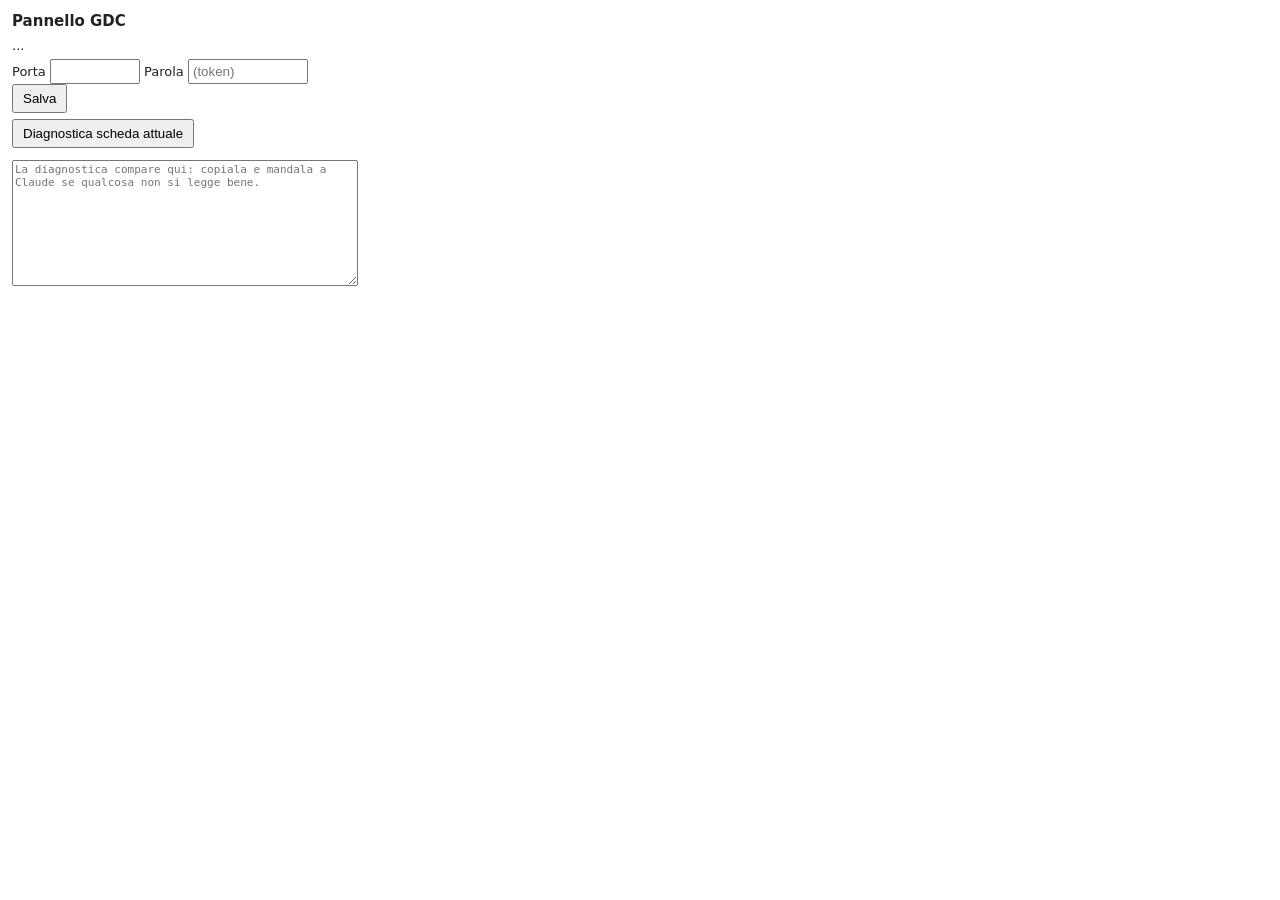
<file: edge-extension/popup.html>
<!DOCTYPE html>
<html lang="it"><head><meta charset="utf-8"><title>Pannello GDC</title>
<style>
body{font:13px system-ui,sans-serif;width:340px;margin:0;padding:12px;color:#222}
h3{margin:0 0 8px;font-size:15px}.row{margin:6px 0}.ok{color:#0a7d33}.ko{color:#c0392b}
input{width:80px;padding:3px}button{padding:5px 9px;margin-right:6px}
textarea{width:100%;height:120px;font:11px monospace;margin-top:6px}small{color:#666}
</style></head><body>
<h3>Pannello GDC</h3>
<div class="row" id="st">...</div>
<div class="row" id="us"></div>
<div class="row">Porta <input id="port" type="number"> Parola <input id="tok" type="text" placeholder="(token)" style="width:110px"> <button id="save">Salva</button></div>
<div class="row"><button id="diag">Diagnostica scheda attuale</button></div>
<textarea id="out" readonly placeholder="La diagnostica compare qui: copiala e mandala a Claude se qualcosa non si legge bene."></textarea>
<script src="popup.js"></script></body></html>
</file>
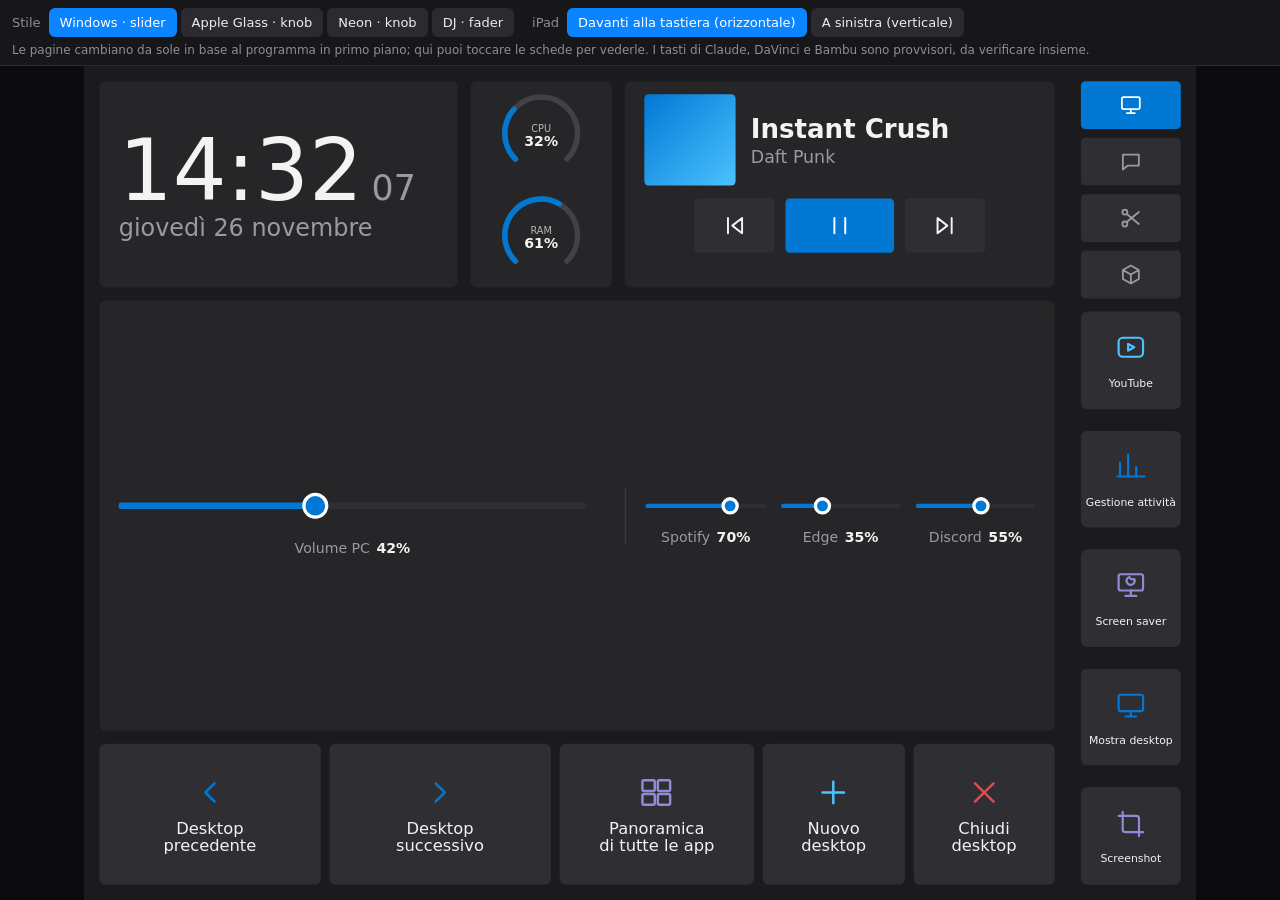
<file: mockup/pannello.html>
<!DOCTYPE html>
<html lang="it"><head><meta charset="utf-8"><title>Pannello GDC — mockup disposizione e pagine</title>
<meta name="viewport" content="width=device-width, initial-scale=1">
<style>
*{box-sizing:border-box;margin:0;padding:0}
html,body{height:100%}
body{background:#0b0b0d;color:#ddd;font-family:system-ui,sans-serif;display:flex;flex-direction:column;overflow:hidden}
#top{flex:0 0 auto;display:flex;flex-wrap:wrap;gap:6px 18px;align-items:center;padding:8px 12px;background:#17171a;border-bottom:1px solid #2a2a2f;font-size:13px}
#top .g{display:flex;gap:4px;align-items:center}#top .g span{color:#8d8d96;margin-right:4px}
#top button{background:#2a2a30;color:#eee;border:0;padding:7px 11px;border-radius:6px;font:13px system-ui;cursor:pointer}
#top button.on{background:#0a84ff;color:#fff}
#note{color:#8d8d96;font-size:12px;flex-basis:100%}
#wrap{flex:1;position:relative;min-height:0}
#stage{position:absolute;left:0;top:0;transform-origin:0 0}
/* ---------- temi ---------- */
.t-windows{--bg:#1b1b1d;--card:#262629;--key:#2f2f33;--text:#f3f3f3;--muted:#9a9aa2;--accent:#0078d4;--onacc:#fff;--sys:#0078d4;--audio:#4cc2ff;--work:#8e8cd8;--danger:#e5484d;--r:6px;--font:"Segoe UI",system-ui,sans-serif}
.t-apple{--bg:radial-gradient(circle at 15% 20%,#ff7a59 0,transparent 38%),radial-gradient(circle at 85% 15%,#7a5cff 0,transparent 40%),radial-gradient(circle at 70% 85%,#00c2ff 0,transparent 42%),radial-gradient(circle at 10% 90%,#ff3d9a 0,transparent 35%),#1a1033;--card:linear-gradient(135deg,rgba(255,255,255,.22),rgba(255,255,255,.07));--key:linear-gradient(135deg,rgba(255,255,255,.22),rgba(255,255,255,.08));--text:#fff;--muted:rgba(255,255,255,.72);--accent:#fff;--onacc:#111;--sys:#9fd3ff;--audio:#8cffb0;--work:#e0b3ff;--danger:#ff9c9c;--r:26px;--font:-apple-system,"SF Pro Display",system-ui,sans-serif}
.t-neon{--bg:#07071a;--card:#0d0d2b;--key:#0d0d2b;--text:#e8f9ff;--muted:#7585ba;--accent:#00f0ff;--onacc:#000;--sys:#00f0ff;--audio:#ff2bd6;--work:#ffe14d;--danger:#ff3b6b;--r:12px;--font:"Trebuchet MS",system-ui,sans-serif}
.t-dj{--bg:repeating-linear-gradient(90deg,#101113 0 2px,#131416 2px 4px);--card:linear-gradient(#202124,#17181a);--key:linear-gradient(#2a2b2f,#18191b);--text:#e6e8ec;--muted:#8d9098;--accent:#ff9d00;--onacc:#000;--sys:#2f9bff;--audio:#2fe06a;--work:#ff9d00;--danger:#ff3b30;--r:3px;--font:"Arial Narrow",Arial,sans-serif}
#stage{background:var(--bg);color:var(--text);font-family:var(--font);padding:14px;display:grid;gap:12px;
 grid-template-columns:240px 150px 1fr;grid-template-areas:"c1 sys c2" "vol vol vol" "desk desk desk" "strip strip strip" "deck deck deck"}
#stage.land{width:1024px;height:768px;grid-template-rows:150px 190px 90px 38px 1fr}
#stage.port{width:768px;height:1024px;grid-template-rows:164px 220px 92px 46px 1fr}
#deskrow{grid-area:desk}#sys{grid-area:sys}#c1{grid-area:c1}#c2{grid-area:c2}#vol{grid-area:vol}#strip{grid-area:strip}#deck{grid-area:deck}
.card{background:var(--card);border-radius:var(--r);padding:12px 18px;position:relative;min-height:0}
/* orologio */
#c1{display:flex;flex-direction:column;justify-content:center}#clock{font-size:50px;font-weight:300;line-height:1}#clock small{font-size:22px;color:var(--muted);margin-left:8px}
#date{color:var(--muted);margin-top:4px;font-size:16px}
.stat{display:flex;align-items:center;gap:10px;font-size:13px;color:var(--muted);margin-top:6px}
.bar{flex:1;height:8px;background:var(--key);border-radius:8px;overflow:hidden}.bar i{display:block;height:100%;background:var(--accent)}
/* cpu/ram piccoli */
#sys{display:flex;flex-direction:column;justify-content:center;gap:12px;padding:10px 14px}
.ms{font-size:12px;color:var(--muted);display:flex;justify-content:space-between}.ms b{color:var(--text);font-weight:600}
.ms+.bar,#sys .bar{height:5px;margin-top:4px;flex:none}
/* musica */
#now{display:flex;align-items:center;gap:14px}
#art{width:72px;height:72px;border-radius:calc(var(--r) - 2px);background:linear-gradient(135deg,var(--accent),var(--audio));display:flex;align-items:center;justify-content:center;color:#000;flex:0 0 auto}
#song{font-size:22px;font-weight:600}#artist{color:var(--muted);margin-top:2px;font-size:15px}
#tr{display:flex;gap:10px;margin-top:10px;justify-content:center}
.tb{width:54px;height:42px;border-radius:calc(var(--r) - 2px);background:var(--key);display:flex;align-items:center;justify-content:center;color:var(--text);border:0;font:inherit}
.tb.big{width:76px;background:var(--accent);color:var(--onacc)}
svg.i{width:24px;height:24px;fill:none;stroke:currentColor;stroke-width:1.8;stroke-linecap:round;stroke-linejoin:round}
/* volume */
#vol{display:flex;gap:18px;align-items:center}
#master{flex:0 0 340px;display:flex;flex-direction:column;align-items:center;justify-content:center}
#apps{flex:1;display:flex;gap:14px;justify-content:space-around;align-items:center;border-left:1px solid rgba(128,128,128,.25);padding-left:18px}
.app{display:flex;flex-direction:column;align-items:center;width:150px}
.lbl{font-size:13px;color:var(--muted);display:flex;gap:6px;align-items:center;justify-content:center;margin-top:4px}.lbl b{color:var(--text);font-weight:600}
.sl{position:relative;touch-action:none;cursor:pointer;width:100%}
.sl .tk{position:absolute;left:0;right:0;top:50%;transform:translateY(-50%);background:var(--key)}
.sl .fl{position:absolute;left:0;top:50%;transform:translateY(-50%);background:var(--accent)}
.sl .th{position:absolute;top:50%;transform:translate(-50%,-50%)}
.sl.lg{height:54px}.sl.sm{height:34px}
.t-windows .sl .tk,.t-windows .sl .fl{height:4px;border-radius:2px}.t-windows .sl.lg .tk,.t-windows .sl.lg .fl{height:6px}
.t-windows .sl .th{width:16px;height:16px;border-radius:50%;background:var(--accent);border:3px solid #fff}.t-windows .sl.lg .th{width:24px;height:24px}
.kn{touch-action:none;cursor:grab;display:block}.kn text{fill:var(--text);font-family:var(--font);text-anchor:middle}
/* comandi desktop (sempre visibili, grandi) + schede pagina */
#strip{display:flex;gap:8px;align-items:stretch}#tabs{display:flex;gap:8px;flex:1}
#deskrow{display:flex;gap:10px}#deskrow .key{flex:1}#deskrow .key.wide{flex:1.5}
.dkb{font-size:12px;gap:3px;line-height:1.15;text-align:center;padding:0 4px}.dkb svg.i{width:26px;height:26px}
.tab{flex:1;border:0;border-radius:calc(var(--r) - 2px);background:var(--key);color:var(--muted);font:inherit;font-size:13px;cursor:pointer;padding:0 6px}
.tab.on{background:var(--accent);color:var(--onacc);font-weight:600}
/* pulsanti */
#deck{display:grid;gap:12px;min-height:0}
#stage.land #deck{grid-template-columns:repeat(4,1fr);grid-template-rows:repeat(2,1fr)}
#stage.port #deck{grid-template-columns:repeat(2,1fr);grid-template-rows:repeat(4,1fr)}
.key{border:0;background:var(--key);color:var(--text);border-radius:var(--r);display:flex;flex-direction:column;align-items:center;justify-content:center;gap:8px;font:inherit;font-size:16px;cursor:pointer;transition:transform .1s;min-height:0}
.key:active{transform:scale(.96)}
.key svg.i{width:42px;height:42px;stroke-width:1.6}
.key[data-c=sys] svg{color:var(--sys)}.key[data-c=audio] svg{color:var(--audio)}.key[data-c=work] svg{color:var(--work)}.key[data-c=danger] svg{color:var(--danger)}
.key.sm{font-size:13px;gap:6px}.key.sm svg.i{width:28px;height:28px}

/* pagina Claude: utilizzo + sessioni */
.cv{grid-column:1/-1;grid-row:1/-1;display:grid;grid-template-columns:310px 1fr;grid-gap:12px;min-height:0}
#stage.port .cv{grid-template-columns:1fr;grid-template-rows:auto 1fr}
.panel{background:var(--key);border-radius:var(--r);padding:12px 16px;min-height:0;overflow:hidden}
.panel h4{font-size:11px;color:var(--muted);font-weight:500;text-transform:uppercase;letter-spacing:.08em;margin-bottom:8px}
.ub{margin-bottom:9px}.ub .t{display:flex;justify-content:space-between;font-size:14px}.ub .bar{height:9px;margin-top:5px}.ub small{display:block;color:var(--muted);font-size:11px;margin-top:3px}
.ub.warn .bar i{background:var(--danger)}.ch .cx{font-style:normal;font-weight:700;margin-left:7px;padding:1px 5px;border-radius:8px;background:rgba(0,0,0,.25)}.ch .cx.warn{background:#f5a623;color:#000}.ch .cx.hot{background:#e5484d;color:#fff}
.cvb{display:flex;margin-top:4px}.cvb .tb{width:auto;flex:1;height:38px;font-size:12px;padding:0 6px}.cvb .tb+.tb{margin-left:8px}
.sr{display:flex;align-items:center;margin-bottom:7px;min-height:30px}
.sr .pn{width:170px;flex:none;font-size:14px;font-weight:600;white-space:nowrap;overflow:hidden;text-overflow:ellipsis}
.sr .dn{font-size:10px;color:var(--muted);border:1px solid currentColor;border-radius:9px;padding:1px 6px;margin-right:10px;flex:none}
.sr .chs{flex:1;overflow:hidden;white-space:nowrap}
.ch{display:inline-block;padding:6px 11px;margin-right:6px;border-radius:calc(var(--r) - 2px);background:rgba(128,128,128,.22);font-size:12px;max-width:190px;overflow:hidden;text-overflow:ellipsis;vertical-align:middle}
.ch.on{background:var(--accent);color:var(--onacc);font-weight:600}
.t-apple .panel{-webkit-backdrop-filter:blur(26px) saturate(180%);backdrop-filter:blur(26px) saturate(180%);border:1px solid rgba(255,255,255,.35);box-shadow:inset 0 1.5px 0 rgba(255,255,255,.65),0 10px 30px rgba(0,0,0,.3)}
.t-neon .panel{border:1px solid rgba(0,240,255,.45);box-shadow:0 0 14px rgba(0,240,255,.12) inset}
.t-dj .panel{border:1px solid #000;box-shadow:inset 0 1px 0 #4a4c53,0 2px 0 #000}.t-dj .ub .bar i{background:#2fe06a}.t-dj .ub.warn .bar i{background:#ff3b30}
/* neon */
.t-neon .card,.t-neon .key,.t-neon .tb,.t-neon .tab{border:1px solid rgba(0,240,255,.45);box-shadow:0 0 14px rgba(0,240,255,.12) inset,0 0 10px rgba(0,240,255,.15)}
.t-neon .tab.on{background:rgba(0,240,255,.18);color:#00f0ff;box-shadow:0 0 12px rgba(0,240,255,.5)}
.t-neon .tb.big{background:#00f0ff}.t-neon .bar i{box-shadow:0 0 8px #00f0ff}.t-neon .key svg{filter:drop-shadow(0 0 6px currentColor)}
.t-windows .tab.on{color:#fff}
/* apple liquid glass */
.t-apple .card,.t-apple .key,.t-apple .tb,.t-apple .tab{-webkit-backdrop-filter:blur(26px) saturate(180%);backdrop-filter:blur(26px) saturate(180%);border:1px solid rgba(255,255,255,.35);box-shadow:inset 0 1.5px 0 rgba(255,255,255,.65),inset 0 -1px 0 rgba(255,255,255,.12),inset 0 0 22px rgba(255,255,255,.08),0 10px 30px rgba(0,0,0,.30)}
.t-apple .tb.big{background:rgba(255,255,255,.88)}.t-apple .bar{background:rgba(255,255,255,.18)}.t-apple .bar i{background:#fff}
.t-apple #art{background:linear-gradient(135deg,rgba(255,255,255,.7),rgba(255,255,255,.2))}.t-apple .key{font-weight:500}
.t-apple .tab{background:rgba(255,255,255,.12);color:#fff}.t-apple .tab.on{background:rgba(255,255,255,.85);color:#111}
/* dj hardware */
.t-dj{text-transform:uppercase;letter-spacing:.06em}
.t-dj .card{border:1px solid #000;box-shadow:inset 0 1px 0 #3b3d43,0 2px 0 #000}
.t-dj #c1,.t-dj #c2,.t-dj #sys{background:#05080f;border:1px solid #1c3b6b;box-shadow:inset 0 0 30px rgba(47,155,255,.12);overflow:hidden}
.t-dj #clock{font-weight:400;color:#7cc4ff;font-family:"Courier New",monospace;font-size:44px}
.t-dj #date,.t-dj .ms{color:#4f86bd}.t-dj .bar{background:#0b1a30}.t-dj .bar i{background:#2f9bff}
.t-dj #song{color:#7cc4ff;font-size:20px}.t-dj #artist{color:#4f86bd}
.t-dj #c2>*{position:relative;z-index:1}.t-dj .wave{position:absolute;left:0;right:0;bottom:0;height:60px;opacity:.5;z-index:0}
.t-dj .tb{background:linear-gradient(#2a2b2f,#18191b);border:1px solid #000;box-shadow:inset 0 1px 0 #44464c}
.t-dj .tb.big{background:linear-gradient(#ffb23a,#e08400);color:#000}
.t-dj #art{border-radius:2px;background:linear-gradient(135deg,#2f9bff,#0b3a6b);color:#fff}
.t-dj .lbl{color:#9a9da6;font-size:11px}.t-dj .lbl b{color:#ff9d00}
.t-dj .tab{background:linear-gradient(#2a2b2f,#18191b);border:1px solid #000;box-shadow:inset 0 1px 0 #44464c;color:#aeb2bb;font-size:12px}
.t-dj .tab.on{background:linear-gradient(#ffb23a,#e08400);color:#000}
.t-dj .key{text-transform:uppercase;position:relative;flex-direction:column-reverse;justify-content:center;border:1px solid #000;box-shadow:inset 0 1px 0 #4a4c53,0 2px 0 #000;font-size:12px;color:#aeb2bb;gap:12px}
.t-dj .key svg.i{color:#d8dbe2!important;width:36px;height:36px}.t-dj .key.sm svg.i{width:26px;height:26px}.t-dj .dkb{gap:4px;font-size:11px}.t-dj .dkb svg.i{width:28px;height:28px}.t-dj .dkb::after{height:4px;bottom:7px}.t-dj .key.sm{gap:6px;font-size:11px}
.t-dj .key::after{content:"";position:absolute;left:18%;right:18%;bottom:9px;height:5px;border-radius:2px;background:var(--led,#ff9d00);box-shadow:0 0 10px var(--led,#ff9d00)}
.t-dj .key[data-c=sys]{--led:#2f9bff}.t-dj .key[data-c=audio]{--led:#2fe06a}.t-dj .key[data-c=work]{--led:#ff9d00}.t-dj .key[data-c=danger]{--led:#ff3b30}
.t-dj #master{flex:0 0 330px;flex-direction:row;gap:22px}
.fd{position:relative;width:76px;height:130px;touch-action:none;cursor:pointer;margin:0 auto}.fd.sm{width:56px;height:104px}
.fd .scale{position:absolute;left:0;right:0;top:8px;bottom:8px;background:repeating-linear-gradient(180deg,#8d9098 0 1px,transparent 1px 10%)}
.fd .slot{position:absolute;left:50%;top:8px;bottom:8px;width:8px;margin-left:-4px;background:#000;border-radius:4px;box-shadow:0 0 0 1px #2c2d31}
.fd .cap{position:absolute;left:50%;width:46px;height:28px;margin-left:-23px;background:linear-gradient(#6a6c74,#2b2c30 45%,#55575e);border:1px solid #000;border-radius:3px;box-shadow:0 3px 4px rgba(0,0,0,.6),inset 0 1px 0 #8a8c94}
.fd.sm .cap{width:34px;height:22px;margin-left:-17px}
.fd .cap::after{content:"";position:absolute;left:50%;top:3px;bottom:3px;width:3px;margin-left:-1.5px;background:#fff}
.vu{display:flex;flex-direction:column-reverse;gap:2px;height:130px;justify-content:center}.vu i{display:block;width:14px;height:8px;background:#222;border-radius:1px}
.vu i.on.g{background:#2fe06a;box-shadow:0 0 6px #2fe06a}.vu i.on.o{background:#ff9d00;box-shadow:0 0 6px #ff9d00}.vu i.on.r{background:#ff3b30;box-shadow:0 0 6px #ff3b30}
/* verticale */
#stage.port #master{flex-basis:250px}#stage.port .app{width:130px}#stage.port #apps{gap:6px}
#stage.port{grid-template-columns:190px 118px 1fr}#stage.port #clock{font-size:40px}#stage.port.t-dj #clock{font-size:34px}#stage.port #date{font-size:13px}
#stage.port #art{width:56px;height:56px}#stage.port #song{font-size:18px}#stage.port #artist{font-size:13px}
#stage.port .tb{width:44px;height:38px}#stage.port .tb.big{width:60px}#stage.port .card{padding:10px 14px}
#stage.port.t-dj #master{flex-basis:250px}

/* ===== disposizione orizzontale: colonna sinistra sempre visibile + colonna destra con le pagine ===== */
#leftcol,#rightcol,#toprow{display:contents}
#stage.land{grid-template-columns:400px 1fr;grid-template-rows:1fr;grid-template-areas:"left right"}
#stage.land #leftcol{display:flex;flex-direction:column;grid-area:left;min-height:0}
#stage.land #rightcol{display:flex;flex-direction:column;grid-area:right;min-height:0}
#stage.land #toprow{display:flex;height:108px;flex:none}
#stage.land #c1{flex:1.35}#stage.land #sys{flex:1;margin-left:12px}
#stage.land #clock{font-size:42px}#stage.land.t-dj #clock{font-size:36px}#stage.land #date{font-size:14px}
#stage.land #c2{height:128px;margin-top:12px;flex:none}
#stage.land #art{width:56px;height:56px}#stage.land #song{font-size:18px}#stage.land #artist{font-size:13px}
#stage.land .tb{width:46px;height:36px}#stage.land .tb.big{width:64px}#stage.land #tr{margin-top:8px}
#stage.land #vol{flex:1;margin-top:12px;flex-direction:column;align-items:stretch;justify-content:space-evenly;padding:10px 14px;min-height:0}
#stage.land #master{width:100%;flex:none}#stage.land.t-dj #master{flex:none;width:100%}
#stage.land #apps{width:100%;border-left:0;padding-left:0;margin-top:4px}
#stage.land .app{width:auto;flex:1}
#stage.land #deskrow{display:grid;grid-template-columns:repeat(6,1fr);grid-template-rows:1fr 1fr;grid-gap:8px;height:176px;margin-top:12px;flex:none}
#stage.land #strip{height:40px;flex:none}
#stage.land #deck{flex:1;margin-top:12px;grid-template-columns:repeat(2,1fr);grid-template-rows:repeat(4,1fr)}
/* pagina Claude: limiti a manopola (non usabili) + sessioni a righe grandi */
.cv{display:flex;flex-direction:column;grid-template-columns:none;grid-column:1/-1;grid-row:1/-1;min-height:0}
#stage.port .cv{grid-template-rows:none}
.cv .panel+.panel,.cv .panel+.cvb{margin-top:12px}
.cvl{display:flex;justify-content:space-around}.dl{text-align:center}.dl svg{display:block;margin:0 auto}
.dl .tt{font-size:14px;font-weight:600;margin-top:2px}.dl small{display:block;color:var(--muted);font-size:11px;margin-top:2px;text-transform:none;letter-spacing:0}
.cvs{flex:1}.gh{font-size:11px;letter-spacing:.08em;text-transform:uppercase;color:var(--muted);margin:2px 2px 6px}
.sx{display:flex;align-items:center;padding:7px 12px;border-radius:calc(var(--r) - 2px);background:rgba(128,128,128,.16);margin-bottom:6px;min-height:50px;cursor:pointer}
.sx.on{outline:2px solid var(--accent);outline-offset:-2px}
.sx .nm{flex:1;font-size:16px;font-weight:600;line-height:1.2;display:-webkit-box;-webkit-line-clamp:2;-webkit-box-orient:vertical;overflow:hidden;padding-right:10px;text-transform:none;letter-spacing:0}
.sx .cx2{margin-left:10px;flex:none}
.st{width:36px;height:36px;border-radius:50%;border:2px solid rgba(128,128,128,.55);display:flex;align-items:center;justify-content:center;flex:none}
.st.working{border-color:var(--accent)}.st.done{background:#2fb344;border-color:#2fb344;color:#fff}.st.done svg.i{width:20px;height:20px;stroke-width:2.6}
.st i{display:block;width:5px;height:5px;border-radius:50%;background:var(--text);margin:0 1.5px;animation:bnc 1s infinite}
.st i:nth-child(2){animation-delay:.15s}.st i:nth-child(3){animation-delay:.3s}
@keyframes bnc{0%,70%,100%{transform:translateY(0)}35%{transform:translateY(-6px)}}
.t-dj .sx{background:linear-gradient(#26272b,#18191b);border:1px solid #000}

/* ===== revisione 2 ===== */
#stage.land{grid-template-columns:360px 1fr}
#stage.land #toprow{height:112px}
#stage.land #c1{flex:1;justify-content:center}
#stage.land #clock{font-size:60px}#stage.land.t-dj #clock{font-size:46px}#stage.land #date{font-size:17px;margin-top:2px}
#stage.land #clock small{font-size:26px}
#stage.land #sys{flex:none;width:82px;margin-left:12px}
#sys{display:flex;flex-direction:column;align-items:center;justify-content:space-evenly;padding:4px}
#sys svg{display:block}
#stage.land #c2{height:104px}
#stage.land #art{width:46px;height:46px}#stage.land #song{font-size:17px}#stage.land #artist{font-size:12px}
#stage.land #tr{margin-top:6px}#stage.land .tb{height:34px}
.kn{margin:0 auto}
#stage.land #apps{justify-content:space-evenly}
#stage.land #deskrow{height:176px;grid-template-rows:1fr 1fr}#stage.land .dkb{font-size:11px;line-height:1.1}#stage.land .dkb svg.i{width:22px;height:22px}
.cvl{justify-content:space-evenly}
.dl{display:flex;align-items:center;text-align:left}
.dl svg{margin:0 10px 0 0}.dl .tt{margin-top:0}

/* ===== revisione 3: due modalita' in orizzontale ===== */
/* a riposo ("idle"): la parte fissa occupa quasi tutto, la pagina predefinita e' una striscia stretta a destra;
   con un programma ("app"): la parte fissa si restringe e a destra compare la pagina del programma */
#stage.land{display:flex;flex-direction:row;align-items:stretch;align-content:stretch}
#stage.land #leftcol{display:flex;flex-direction:column;flex:none;width:360px;min-height:0;overflow:hidden;transition:width .4s ease}
#stage.land #rightcol{flex:1;margin-left:12px;min-width:0}
#stage.land #leftcol>*,#stage.land #rightcol>*{transition:opacity .25s}
#stage.fade #leftcol>*,#stage.fade #rightcol>*{opacity:0}
.tab svg{display:none}
#stage.land.idle #leftcol{width:880px;display:grid;grid-template-columns:1.25fr 130px 1.5fr;grid-template-rows:190px 1fr 130px;grid-gap:12px;grid-template-areas:"c1 sys c2" "vol vol vol" "desk desk desk"}
#stage.land.idle #toprow{display:contents}
#stage.land.idle #c1,#stage.land.idle #sys,#stage.land.idle #c2,#stage.land.idle #vol,#stage.land.idle #deskrow{margin:0;height:auto}
#stage.land.idle #sys{width:auto}
#stage.land.idle #clock{font-size:78px}#stage.land.idle.t-dj #clock{font-size:60px}#stage.land.idle #date{font-size:22px}#stage.land.idle #clock small{font-size:32px}
#stage.land.idle #art{width:84px;height:84px}#stage.land.idle #song{font-size:24px}#stage.land.idle #artist{font-size:16px}
#stage.land.idle .tb{width:74px;height:50px}#stage.land.idle .tb.big{width:100px}#stage.land.idle #tr{margin-top:12px}
#stage.land.idle #vol{flex-direction:row;align-items:center;justify-content:flex-start;padding:12px 18px}
#stage.land.idle #master{width:auto;flex:1.2}#stage.land.idle.t-dj #master{width:auto;flex:1.2}
#stage.land.idle #apps{width:auto;flex:1;border-left:1px solid rgba(128,128,128,.25);margin:0 0 0 18px;padding-left:18px}
#stage.land.idle #deskrow{display:flex}#stage.land.idle #deskrow .key{width:auto}
#stage.land.idle .dkb{font-size:15px}#stage.land.idle .dkb svg.i{width:34px;height:34px}
#stage.land.idle .vu{height:150px}
#stage.land.idle #strip{height:auto;flex:none}
#stage.land.idle #tabs{flex-direction:column;width:100%}
#stage.land.idle .tab{width:100%;height:44px;flex:none;padding:0}
#stage.land.idle .tab .tl{display:none}
#stage.land.idle .tab svg{display:block;margin:0 auto;width:22px;height:22px}
#stage.land.idle #deck{display:flex;flex-direction:column;flex:1;margin-top:12px}
#stage.land.idle #deck .key{flex:1;width:100%;margin-bottom:8px;font-size:10px;padding:0 4px;text-align:center;line-height:1.1}
#stage.land.idle #deck .key:last-child{margin-bottom:0}
#stage.land.idle #deck .key svg.i{width:30px;height:30px;margin-bottom:5px}
</style></head><body>
<div id="top"><div class="g" id="sty"><span>Stile</span></div><div class="g" id="ori"><span>iPad</span></div>
<div id="note">Le pagine cambiano da sole in base al programma in primo piano; qui puoi toccare le schede per vederle. I tasti di Claude, DaVinci e Bambu sono provvisori, da verificare insieme.</div></div>
<div id="wrap"><div id="stage" class="t-windows land"></div></div>
<svg width="0" height="0" style="position:absolute"><defs>
<symbol id="desk" viewBox="0 0 24 24"><rect x="3" y="4" width="18" height="12" rx="1.5"/><path d="M8 20h8M12 16v4"/></symbol>
<symbol id="folder" viewBox="0 0 24 24"><path d="M3 7a2 2 0 0 1 2-2h4l2 2h8a2 2 0 0 1 2 2v8a2 2 0 0 1-2 2H5a2 2 0 0 1-2-2z"/></symbol>
<symbol id="shot" viewBox="0 0 24 24"><path d="M6 3v13a2 2 0 0 0 2 2h13M3 6h13a2 2 0 0 1 2 2v13"/></symbol>
<symbol id="task" viewBox="0 0 24 24"><path d="M4 20V10M10 20V4M16 20v-7M22 20H2"/></symbol>
<symbol id="calc" viewBox="0 0 24 24"><rect x="5" y="3" width="14" height="18" rx="2"/><path d="M8 7h8M8 12h2M12 12h2M8 16h2M12 16h2M16 12v4"/></symbol>
<symbol id="video" viewBox="0 0 24 24"><rect x="3" y="5" width="18" height="14" rx="3"/><path d="M10 9.5v5l4.5-2.5z"/></symbol>
<symbol id="mail" viewBox="0 0 24 24"><rect x="3" y="5" width="18" height="14" rx="2"/><path d="M3 7l9 6 9-6"/></symbol>
<symbol id="lock" viewBox="0 0 24 24"><rect x="5" y="11" width="14" height="10" rx="2"/><path d="M8 11V8a4 4 0 0 1 8 0v3"/></symbol>
<symbol id="prev" viewBox="0 0 24 24"><path d="M6 5v14M19 5l-9 7 9 7z"/></symbol>
<symbol id="next" viewBox="0 0 24 24"><path d="M18 5v14M5 5l9 7-9 7z"/></symbol>
<symbol id="pp" viewBox="0 0 24 24"><path d="M7 5v14M17 5v14"/></symbol>
<symbol id="mute" viewBox="0 0 24 24"><path d="M4 9v6h4l5 4V5L8 9zM17 9l5 6M22 9l-5 6"/></symbol>
<symbol id="note" viewBox="0 0 24 24"><path d="M9 18V6l11-2v12"/><circle cx="6.5" cy="18" r="2.5"/><circle cx="17.5" cy="16" r="2.5"/></symbol>
<symbol id="saver" viewBox="0 0 24 24"><rect x="3" y="4" width="18" height="12" rx="1.5"/><path d="M8 20h8M12 16v4M14.5 7.5a3 3 0 1 1-3.5-1.5 2.4 2.4 0 0 0 3.5 1.5z"/></symbol>
<symbol id="chk" viewBox="0 0 24 24"><path d="M5 12.5l4.5 4.5L19 7"/></symbol>
<symbol id="left" viewBox="0 0 24 24"><path d="M15 6l-6 6 6 6"/></symbol>
<symbol id="right" viewBox="0 0 24 24"><path d="M9 6l6 6-6 6"/></symbol>
<symbol id="overview" viewBox="0 0 24 24"><rect x="3" y="4" width="8" height="7" rx="1"/><rect x="13" y="4" width="8" height="7" rx="1"/><rect x="3" y="13" width="8" height="7" rx="1"/><rect x="13" y="13" width="8" height="7" rx="1"/></symbol>
<symbol id="plus" viewBox="0 0 24 24"><path d="M12 5v14M5 12h14"/></symbol>
<symbol id="xx" viewBox="0 0 24 24"><path d="M6 6l12 12M18 6L6 18"/></symbol>
<symbol id="chat" viewBox="0 0 24 24"><path d="M4 5h16v11H9l-5 4z"/></symbol>
<symbol id="term" viewBox="0 0 24 24"><rect x="3" y="4" width="18" height="16" rx="2"/><path d="M7 9l3 3-3 3M12 15h5"/></symbol>
<symbol id="globe" viewBox="0 0 24 24"><circle cx="12" cy="12" r="9"/><path d="M3 12h18M12 3c3 3 3 15 0 18M12 3c-3 3-3 15 0 18"/></symbol>
<symbol id="search" viewBox="0 0 24 24"><circle cx="11" cy="11" r="6"/><path d="M16 16l4 4"/></symbol>
<symbol id="mic" viewBox="0 0 24 24"><rect x="9" y="3" width="6" height="11" rx="3"/><path d="M5 11a7 7 0 0 0 14 0M12 18v3"/></symbol>
<symbol id="play" viewBox="0 0 24 24"><path d="M7 4l13 8-13 8z"/></symbol>
<symbol id="blade" viewBox="0 0 24 24"><circle cx="6" cy="6" r="2.5"/><circle cx="6" cy="18" r="2.5"/><path d="M8 8l12 10M8 16L20 6"/></symbol>
<symbol id="undo" viewBox="0 0 24 24"><path d="M9 14L4 9l5-5M4 9h10a6 6 0 0 1 0 12h-3"/></symbol>
<symbol id="save" viewBox="0 0 24 24"><path d="M5 3h11l3 3v15H5zM8 3v6h8M8 21v-6h8v6"/></symbol>
<symbol id="markin" viewBox="0 0 24 24"><path d="M8 4v16M8 12h12M14 8l4 4-4 4"/></symbol>
<symbol id="markout" viewBox="0 0 24 24"><path d="M16 4v16M16 12H4M10 8L6 12l4 4"/></symbol>
<symbol id="flag" viewBox="0 0 24 24"><path d="M6 21V4M6 4h12l-3 4 3 4H6"/></symbol>
<symbol id="trash" viewBox="0 0 24 24"><path d="M5 7h14M9 7V4h6v3M7 7l1 13h8l1-13"/></symbol>
<symbol id="cube" viewBox="0 0 24 24"><path d="M12 3l8 4.5v9L12 21l-8-4.5v-9zM12 12l8-4.5M12 12v9M12 12L4 7.5"/></symbol>
<symbol id="layers" viewBox="0 0 24 24"><path d="M12 3l9 5-9 5-9-5zM3 13l9 5 9-5"/></symbol>
<symbol id="printer" viewBox="0 0 24 24"><path d="M7 8V3h10v5M7 17H4v-7h16v7h-3M7 14h10v7H7z"/></symbol>
<symbol id="arrange" viewBox="0 0 24 24"><rect x="3" y="3" width="10" height="8" rx="1"/><rect x="15" y="3" width="6" height="8" rx="1"/><rect x="3" y="13" width="6" height="8" rx="1"/><rect x="11" y="13" width="10" height="8" rx="1"/></symbol>
<symbol id="rotate" viewBox="0 0 24 24"><path d="M20 12a8 8 0 1 1-3-6.2M20 4v5h-5"/></symbol>
<symbol id="move" viewBox="0 0 24 24"><path d="M12 3v18M3 12h18M9 6l3-3 3 3M9 18l3 3 3-3M6 9l-3 3 3 3M18 9l3 3-3 3"/></symbol>
<symbol id="scale" viewBox="0 0 24 24"><path d="M4 20L20 4M4 14v6h6M14 4h6v6"/></symbol>
</defs></svg>
<script>
var THEMES={windows:'slider',apple:'knob',neon:'knob',dj:'fader'};
var NAMES={windows:'Windows',apple:'Apple Glass',neon:'Neon',dj:'DJ'};
var vals={master:42,spotify:70,edge:35,discord:55};
var apps=[['master','Volume PC'],['spotify','Spotify'],['edge','Edge'],['discord','Discord']];
var theme='windows',orient='land',page='default';
var DESK=[['left','Desktop<br>precedente','sys',0],['right','Desktop<br>successivo','sys',0],['overview','Panoramica<br>di tutte le app','work',1],['plus','Nuovo<br>desktop','audio',0],['xx','Chiudi<br>desktop','danger',0]];
var PAGES={
 default:{n:'Predefinito',ico:'desk',k:[['video','YouTube','audio',2],['task','Gestione attività','sys',2],['saver','Screen saver','work',2],['desk','Mostra desktop','sys',1,'sm'],['shot','Screenshot','work',1,'sm']]},
 claude:{n:'Claude',ico:'chat',view:true,k:[['chat','Nuova chat','work'],['term','Claude Code','work'],['search','Cerca','sys'],['folder','Progetti','sys'],['globe','Apri claude.ai','sys'],['mic','Dettatura','audio'],['shot','Screenshot','sys'],['xx','Interrompi','danger']]},
 resolve:{n:'DaVinci',ico:'blade',k:[['play','Play / Pausa','audio'],['blade','Taglia','work'],['undo','Annulla','sys'],['save','Salva','sys'],['markin','Segna IN','sys'],['markout','Segna OUT','sys'],['flag','Marker','work'],['trash','Elimina','danger']]},
 bambu:{n:'Bambu Studio',ico:'cube',k:[['layers','Slice','work'],['printer','Stampa','danger'],['arrange','Disponi','sys'],['rotate','Orienta','sys'],['move','Sposta','sys'],['scale','Scala','sys'],['cube','Vista iso','sys'],['save','Salva','sys']]}
};
function stageScale(){var w=document.getElementById('wrap'),s=document.getElementById('stage');return Math.min(w.clientWidth/s.offsetWidth,w.clientHeight/s.offsetHeight)}
function fit(){var w=document.getElementById('wrap'),s=document.getElementById('stage'),k=stageScale();s.style.transform='scale('+k+')';s.style.left=Math.max(0,(w.clientWidth-s.offsetWidth*k)/2)+'px';s.style.top=Math.max(0,(w.clientHeight-s.offsetHeight*k)/2)+'px'}
function clamp(v){return Math.max(0,Math.min(100,v))}
function ctl(id,size){
 var kind=THEMES[theme],box=document.createElement('div');box.style.width='100%';box.style.textAlign='center';
 var label=document.createElement('div');label.className='lbl';
 var name=apps.filter(function(a){return a[0]==id})[0][1];
 function setLabel(){label.innerHTML='<span>'+name+'</span><b>'+Math.round(vals[id])+'%</b>';}
 if(kind=='fader'){
  var L=orient=='land',I=L&&page=='default',H=size=='lg'?(I?150:130):(I?120:(L?90:104)),CH=size=='lg'?28:22,fd=document.createElement('div');fd.className='fd '+size;fd.style.height=H+'px';
  fd.innerHTML='<div class="scale"></div><div class="slot"></div><div class="cap"></div>';
  var cap=fd.querySelector('.cap'),vu=null;
  function drawF(){cap.style.top=(8+(100-vals[id])/100*(H-16)-CH/2)+'px';setLabel();if(vu){var n=Math.round(vals[id]/100*12);for(var i=0;i<12;i++){vu.children[i].className=(i<n?'on ':'')+(i<7?'g':i<10?'o':'r')}}}
  function mvF(e){var r=fd.getBoundingClientRect(),k=r.height/H;vals[id]=clamp(100-(e.clientY-r.top-8*k)/((H-16)*k)*100);drawF()}
  fd.addEventListener('pointerdown',function(e){fd.setPointerCapture(e.pointerId);mvF(e);fd.onpointermove=mvF});
  fd.addEventListener('pointerup',function(){fd.onpointermove=null});
  var row=document.createElement('div');row.style.cssText='display:flex;gap:14px;justify-content:center;align-items:center';row.appendChild(fd);
  if(size=='lg'){vu=document.createElement('div');vu.className='vu';for(var q=0;q<12;q++){vu.appendChild(document.createElement('i'))}row.appendChild(vu)}
  box.appendChild(row);box.appendChild(label);drawF();return box;
 }
 if(kind=='slider'){
  var s=document.createElement('div');s.className='sl '+size;s.innerHTML='<div class="tk"></div><div class="fl"></div><div class="th"></div>';
  var fl=s.querySelector('.fl'),th=s.querySelector('.th');
  function draw(){fl.style.width=vals[id]+'%';th.style.left=vals[id]+'%';setLabel()}
  function mv(e){var r=s.getBoundingClientRect();vals[id]=clamp((e.clientX-r.left)/r.width*100);draw()}
  s.addEventListener('pointerdown',function(e){s.setPointerCapture(e.pointerId);mv(e);s.onpointermove=mv});
  s.addEventListener('pointerup',function(){s.onpointermove=null});
  box.appendChild(s);box.appendChild(label);draw();return box;
 }
 var D=size=='lg'?(orient=='land'?(page=='default'?196:164):140):(orient=='land'?(page=='default'?104:58):92),R=D/2-(size=='lg'?12:8),sw=size=='lg'?11:8,c=D/2;
 var svg=document.createElementNS('http://www.w3.org/2000/svg','svg');svg.setAttribute('viewBox','0 0 '+D+' '+D);svg.setAttribute('width',D);svg.setAttribute('height',D);svg.setAttribute('class','kn');
 function pt(a,r){a=a*Math.PI/180;return [c+r*Math.cos(a),c+r*Math.sin(a)]}
 function arc(v,r){var a0=135,a1=135+270*v,p0=pt(a0,r),p1=pt(a1,r);return 'M'+p0+' A'+r+' '+r+' 0 '+((a1-a0)>180?1:0)+' 1 '+p1}
 function arc2(r){var p0=pt(200,r-3),p1=pt(290,r-3);return 'M'+p0+' A'+(r-3)+' '+(r-3)+' 0 0 1 '+p1}
 function drawK(){var v=vals[id]/100,ap=theme=='apple',nn=theme=='neon',ri=R-sw-4,ind=pt(135+270*v,ri-3),ind2=pt(135+270*v,ri-(size=='lg'?24:14));
  svg.innerHTML='<path d="'+arc(1,R)+'" fill="none" stroke="'+(ap?'rgba(255,255,255,.22)':'#1a1a44')+'" stroke-width="'+sw+'" stroke-linecap="round"/>'+
  '<path d="'+arc(Math.max(v,.002),R)+'" fill="none" stroke="var(--accent)" stroke-width="'+sw+'" stroke-linecap="round"'+(nn?' style="filter:drop-shadow(0 0 6px #00f0ff)"':'')+'/>'+
  '<circle cx="'+c+'" cy="'+c+'" r="'+ri+'" fill="'+(ap?'rgba(255,255,255,.16)':'#0d0d2b')+'" '+(nn?'stroke="#00f0ff" stroke-opacity=".5"':ap?'stroke="rgba(255,255,255,.6)" stroke-width="1.5"':'')+'/>'+
  (ap?'<path d="'+arc2(ri)+'" fill="none" stroke="rgba(255,255,255,.75)" stroke-width="2" stroke-linecap="round"/>':'')+
  '<line x1="'+ind2[0]+'" y1="'+ind2[1]+'" x2="'+ind[0]+'" y2="'+ind[1]+'" stroke="'+(ap?'#fff':'#00f0ff')+'" stroke-width="'+(size=='lg'?5:3)+'" stroke-linecap="round"/>'+
  (size=='lg'?'<text x="'+c+'" y="'+(c+9)+'" font-size="28">'+Math.round(vals[id])+'</text>':'');setLabel()}
 // gesto circolare: si segue l'angolo del dito attorno al centro (orario = piu' volume); 270 gradi = 0-100
 var prev=null;
 function ang(e){var r=svg.getBoundingClientRect(),dx=e.clientX-(r.left+r.width/2),dy=e.clientY-(r.top+r.height/2);return {a:Math.atan2(dy,dx)*180/Math.PI,d:Math.sqrt(dx*dx+dy*dy)/r.width*D}}
 svg.addEventListener('pointerdown',function(e){svg.setPointerCapture(e.pointerId);prev=ang(e);svg.onpointermove=function(e){var c=ang(e);if(c.d<10||prev.d<10){prev=c;return}var d=c.a-prev.a;if(d>180)d-=360;if(d<-180)d+=360;vals[id]=clamp(vals[id]+d/270*100);prev=c;drawK()}});
 svg.addEventListener('pointerup',function(){svg.onpointermove=null});
 box.appendChild(svg);box.appendChild(label);drawK();return box;
}
function el(tag,cls,html){var e=document.createElement(tag);if(cls)e.className=cls;if(html)e.innerHTML=html;return e}
function ic(n){return '<svg class="i"><use href="#'+n+'"/></svg>'}

function dial(pct,D,sw,col,txt,fs){var c=D/2,R=c-sw/2-1;function pt(a){a=a*Math.PI/180;return [c+R*Math.cos(a),c+R*Math.sin(a)]}
 function arc(v){var a1=135+270*v,p0=pt(135),p1=pt(a1);return 'M'+p0+' A'+R+' '+R+' 0 '+((a1-135)>180?1:0)+' 1 '+p1}
 return '<svg width="'+D+'" height="'+D+'" viewBox="0 0 '+D+' '+D+'"><path d="'+arc(1)+'" fill="none" stroke="rgba(128,128,128,.3)" stroke-width="'+sw+'" stroke-linecap="round"/><path d="'+arc(Math.max(pct/100,.004))+'" fill="none" stroke="'+col+'" stroke-width="'+sw+'" stroke-linecap="round"/><text x="'+c+'" y="'+(c+fs*.35)+'" text-anchor="middle" font-size="'+fs+'" font-weight="700" fill="currentColor" style="font-family:inherit">'+txt+'</text></svg>'}
function dial2(pct,D,sw,col,label){var c=D/2,R=c-sw/2-1;function pt(a){a=a*Math.PI/180;return [c+R*Math.cos(a),c+R*Math.sin(a)]}
 function arc(v){var a1=135+270*v,p0=pt(135),p1=pt(a1);return 'M'+p0+' A'+R+' '+R+' 0 '+((a1-135)>180?1:0)+' 1 '+p1}
 return '<svg width="'+D+'" height="'+D+'" viewBox="0 0 '+D+' '+D+'"><path d="'+arc(1)+'" fill="none" stroke="rgba(128,128,128,.3)" stroke-width="'+sw+'" stroke-linecap="round"/><path d="'+arc(Math.max(pct/100,.004))+'" fill="none" stroke="'+col+'" stroke-width="'+sw+'" stroke-linecap="round"/><text x="'+c+'" y="'+(c-1)+'" text-anchor="middle" font-size="9" fill="currentColor" opacity=".7" style="font-family:inherit">'+label+'</text><text x="'+c+'" y="'+(c+12)+'" text-anchor="middle" font-size="13" font-weight="700" fill="currentColor" style="font-family:inherit">'+pct+'%</text></svg>'}
function stIcon(s){return '<span class="st '+s+'">'+(s=='working'?'<i></i><i></i><i></i>':s=='done'?'<svg class="i"><use href="#chk"/></svg>':'')+'</span>'}
var SESS=[{p:'CNC 2D',t:[{n:'Macchina: fresatura lato B con la nuova fresa',c:54,s:'working',on:1},{n:'Preparazione stampe',c:91,s:'done'}]},{p:'GDC-stream-deck',t:[{n:'Pannello iPad: layout',c:33,s:'idle'},{n:'Revisione server',c:78,s:'idle'}]},{p:'Da Vinci plugin',t:[{n:'Modelli video IA',c:27,s:'done'}]},{p:'Video system GDC',t:[{n:'Studio: nuovo montaggio',c:15,s:'idle'}]}];
function claudeView(){
 var big=orient=='land',cv=el('div','cv'),u=el('div','panel','<h4>Utilizzo</h4>'),row=el('div','cvl');
 [['Limite di 5 ore',68,'si azzera alle 18:50 (tra 1 h 12 min)'],['Settimanale',84,'si azzera sab 02:00']].forEach(function(l){var d=el('div','dl');d.innerHTML=dial(l[1],big?60:56,6,l[1]>=85?'var(--danger)':'var(--accent)',l[1]+'%',big?15:14)+'<div><div class="tt">'+l[0]+'</div><small>'+l[2]+'</small></div>';row.appendChild(d)});
 u.appendChild(row);
 var ss=el('div','panel cvs','<h4>Sessioni aperte &nbsp;<span style="text-transform:none;letter-spacing:0">(nel mockup, tocca una riga per cambiare lo stato)</span></h4>'),list=el('div','lst');ss.appendChild(list);
 function draw(){list.innerHTML='';SESS.forEach(function(g){list.appendChild(el('div','gh',g.p));g.t.forEach(function(t){var r=el('div','sx'+(t.on?' on':''),'<div class="nm">'+t.n+'</div>'+stIcon(t.s)+'<div class="cx2">'+dial(t.c,46,5,t.c>=85?'var(--danger)':t.c>=70?'#f5a623':'var(--accent)',t.c,13)+'</div>');r.onclick=function(){t.s={idle:'working',working:'done',done:'idle'}[t.s];draw()};list.appendChild(r)})})}
 draw();
 
 cv.appendChild(u);cv.appendChild(ss);return cv}
function modeOf(){return orient=='land'&&page=='default'?'idle':'app'}
function goPage(k){var prev=modeOf();page=k;if(orient!='land'||prev==modeOf()){build();return}
 var st=document.getElementById('stage');st.classList.add('fade');setTimeout(function(){build({from:prev})},150)}
function build(opts){
 var st=document.getElementById('stage');var mode=modeOf();st.className='t-'+theme+' '+orient+(orient=='land'?' '+mode:'')+(opts&&opts.from?' fade':'');
 st.innerHTML='';
 var c1=el('section','card','<div id="clock">14:32<small>07</small></div><div id="date">giovedì 26 novembre</div>');c1.id='c1';
 var sd=orient=='land'?(mode=='idle'?74:54):60;var sys=el('section','card',dial2(32,sd,5,'var(--accent)','CPU')+dial2(61,sd,5,'var(--accent)','RAM'));sys.id='sys';
 var c2=el('section','card','<div id="now"><div id="art">'+ic('note').replace('class="i"','class="i" style="width:36px;height:36px"')+'</div><div><div id="song">Instant Crush</div><div id="artist">Daft Punk</div></div></div><div id="tr"><button class="tb">'+ic('prev')+'</button><button class="tb big">'+ic('pp')+'</button><button class="tb">'+ic('next')+'</button></div>');c2.id='c2';
 var vol=el('section','card');vol.id='vol';var m=el('div');m.id='master';var a=el('div');a.id='apps';
 m.appendChild(ctl('master','lg'));
 ['spotify','edge','discord'].forEach(function(id){var d=el('div','app');d.appendChild(ctl(id,'sm'));a.appendChild(d)});
 vol.appendChild(m);vol.appendChild(a);
 var strip=el('section');strip.id='strip';var db=el('section');db.id='deskrow';
 (orient=='land'&&mode=='app'?[DESK[3],DESK[4],DESK[2],DESK[0],DESK[1]]:DESK).forEach(function(d){var b=el('button','key dkb'+(d[3]?' wide':''),ic(d[0])+'<span>'+d[1]+'</span>');b.setAttribute('data-c',d[2]);db.appendChild(b)});
 var tabs=el('div');tabs.id='tabs';
 Object.keys(PAGES).forEach(function(k){var b=el('button','tab'+(k==page?' on':''),ic(PAGES[k].ico)+'<span class="tl">'+PAGES[k].n+'</span>');b.onclick=function(){goPage(k)};tabs.appendChild(b)});
 strip.appendChild(tabs);
 var dk=el('section');dk.id='deck';
 if(PAGES[page].view){dk.appendChild(claudeView())}else PAGES[page].k.forEach(function(k){var b=el('button','key'+(k[4]?' '+k[4]:''),ic(k[0])+'<span>'+k[1]+'</span>');b.setAttribute('data-c',k[2]);var sp=Array.isArray(k[3])?k[3][orient=='land'?0:1]:k[3];if(sp>1){b.style.gridColumn='span '+sp}dk.appendChild(b)});
 var rw=PAGES[page].rows;if(rw){dk.style.gridTemplateRows='repeat('+rw[orient]+',1fr)'}
 var left=el('div');left.id='leftcol';var top2=el('div');top2.id='toprow';top2.appendChild(c1);top2.appendChild(sys);
 left.appendChild(top2);left.appendChild(c2);left.appendChild(vol);left.appendChild(db);
 var right=el('div');right.id='rightcol';right.appendChild(strip);right.appendChild(dk);
 st.appendChild(left);st.appendChild(right);
 if(orient=='land'&&mode=='app'){var SP=[2,2,2,3,3];Array.prototype.forEach.call(db.children,function(b,i){b.style.gridColumn='span '+SP[i]})}
 if(orient=='land'&&mode=='idle'){var FX=[1.6,1.6,1.4,1,1];Array.prototype.forEach.call(db.children,function(b,i){b.style.flex=FX[i]})}
 if(opts&&opts.from){var lc=document.getElementById('leftcol');lc.style.width=opts.from=='idle'?'880px':'360px';lc.offsetWidth;lc.style.width='';setTimeout(function(){st.classList.remove('fade')},200)}
 if(theme=='dj'){var w=document.createElementNS('http://www.w3.org/2000/svg','svg');w.setAttribute('class','wave');w.setAttribute('viewBox','0 0 500 60');w.setAttribute('preserveAspectRatio','none');var h='';for(var x=0;x<500;x+=4){var q=7+Math.abs(Math.sin(x/17)*Math.sin(x/53))*22;h+='<rect x="'+x+'" y="'+(30-q)+'" width="2" height="'+(q*2)+'" fill="'+(x<220?'#2f9bff':'#1c4f8a')+'"/>'}w.innerHTML=h;c2.appendChild(w)}
 var sty=document.getElementById('sty');sty.innerHTML='<span>Stile</span>';
 for(var t in THEMES){(function(t){var b=el('button',t==theme?'on':'',NAMES[t]+({knob:' · knob',slider:' · slider',fader:' · fader'}[THEMES[t]]));b.onclick=function(){theme=t;build()};sty.appendChild(b)})(t)}
 var ori=document.getElementById('ori');ori.innerHTML='<span>iPad</span>';
 [['land','Davanti alla tastiera (orizzontale)'],['port','A sinistra (verticale)']].forEach(function(o){var b=el('button',o[0]==orient?'on':'',o[1]);b.onclick=function(){orient=o[0];build()};ori.appendChild(b)});
 fit();
}
window.onresize=fit;build();
</script></body></html>
</file>
